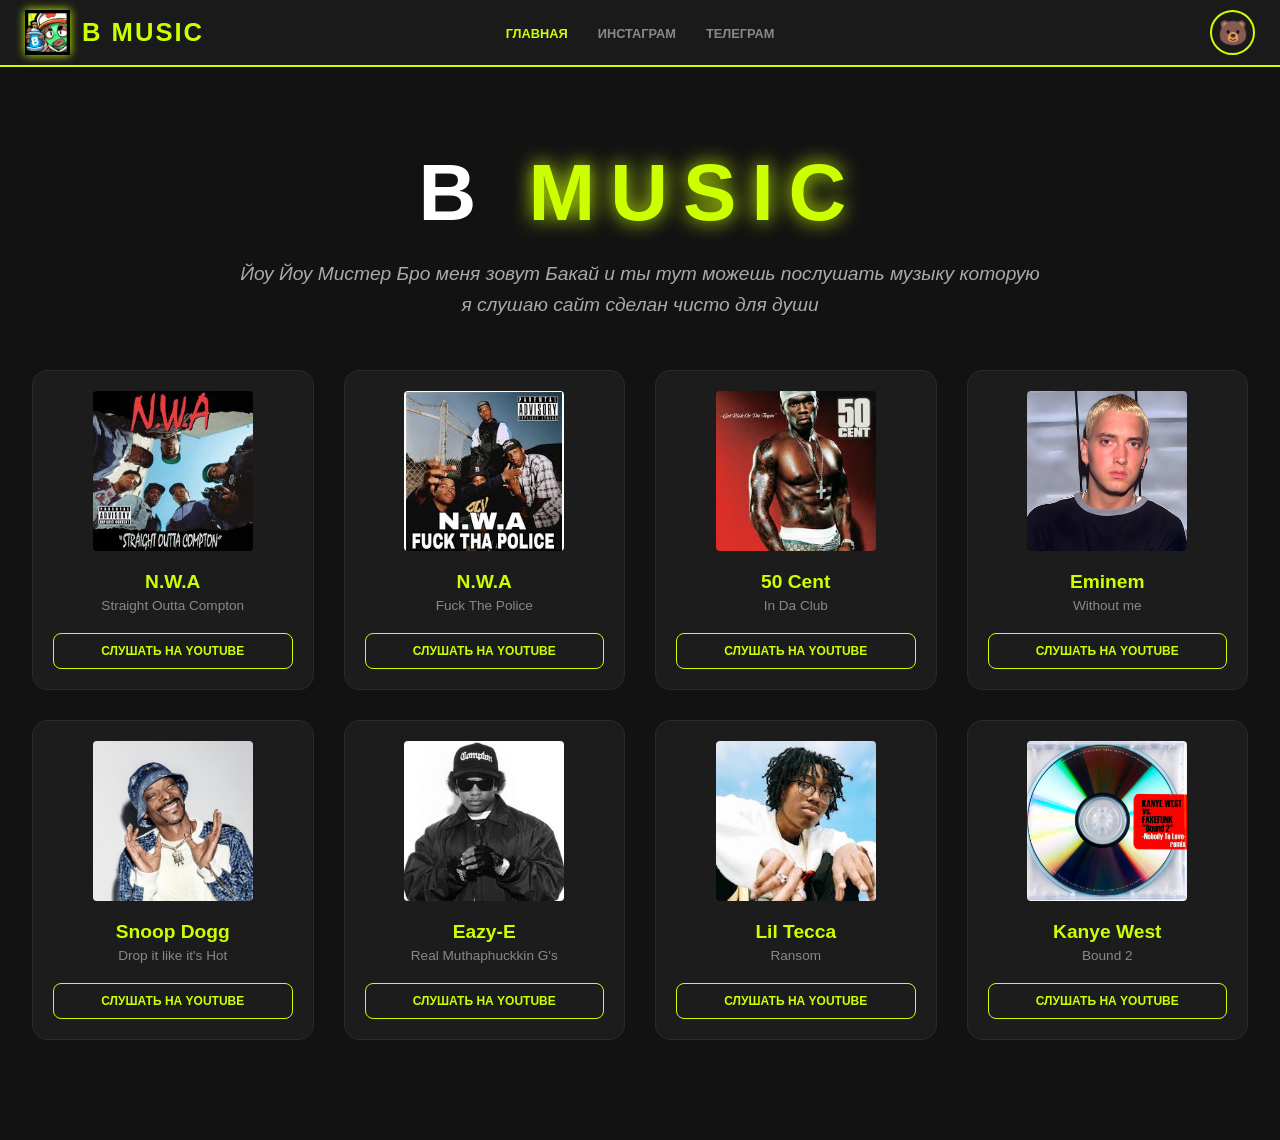
<file: index.html>
<!DOCTYPE html>
<html lang="ru">
<head>
    <meta charset="UTF-8">
    <meta name="viewport" content="width=device-width, initial-scale=1.0">
    <title>B MUSIC</title>
    <link rel="stylesheet" href="style.css">
</head>
<body>

<nav>
    <div class="nav-container">
        <div class="logo-group">
            <img src="2.png" alt="logo" class="logo-img">
            <span class="logo-site-name">B MUSIC</span>
        </div>
        
        <ul class="menu">
            <li><a href="#" class="active">главная</a></li>
            <li><a href="https://instagram.com/rizz_sigma_freddyfazbear" target="_blank">инстаграм</a></li>
            <li><a href="https://t.me/B_Pampers" target="_blank">телеграм</a></li>
        </ul>

        <div class="nav-tools">
            <div class="freddy-nose" onclick="playHonk()">
                <span class="nose-icon">🐻</span>
            </div>
            <audio id="honk-sound" src="honk.mp3"></audio>
        </div>
    </div>
</nav>

<header>
    <div class="header-content">
        <h1>B <span class="neon-text">MUSIC</span></h1>
        <p class="greeting">
            Йоу Йоу Мистер Бро меня зовут Бакай и ты тут можешь послушать музыку которую я слушаю сайт сделан чисто для души
        </p>
    </div>
</header>

<div class="grid-container">
    <div class="card">
        <div class="vinyl-wrapper">
            <img src="1.jpg" alt="cover" class="cover">
            <div class="vinyl-disk"></div>
        </div>
        <h2>N.W.A</h2>
        <p>Straight Outta Compton</p>
        <div class="buttons">
            <a href="https://www.youtube.com/watch?v=TMZi25Pq3T8" target="_blank" class="btn-listen">слушать на youtube</a>
        </div>
    </div>

    <div class="card">
        <div class="vinyl-wrapper">
            <img src="11.jpg" alt="cover" class="cover">
            <div class="vinyl-disk"></div>
        </div>
        <h2>N.W.A</h2>
        <p>Fuck The Police</p>
        <div class="buttons">
            <a href="https://www.youtube.com/watch?v=qZuxPKUVGiw" target="_blank" class="btn-listen">слушать на youtube</a>
        </div>
    </div>

    <div class="card">
        <div class="vinyl-wrapper">
            <img src="111.jpg" alt="cover" class="cover">
            <div class="vinyl-disk"></div>
        </div>
        <h2>50 Cent</h2>
        <p>In Da Club</p>
        <div class="buttons">
            <a href="https://www.youtube.com/watch?v=5qm8PH4xAss" target="_blank" class="btn-listen">слушать на youtube</a>
        </div>
    </div>

    <div class="card">
        <div class="vinyl-wrapper">
            <img src="1111.webp" alt="cover" class="cover">
            <div class="vinyl-disk"></div>
        </div>
        <h2>Eminem</h2>
        <p>Without me</p>
        <div class="buttons">
            <a href="https://www.youtube.com/watch?v=YVkUvmDQ3HY" target="_blank" class="btn-listen">слушать на youtube</a>
        </div>
    </div>

    <div class="card">
        <div class="vinyl-wrapper">
            <img src="11111.jpg" alt="cover" class="cover">
            <div class="vinyl-disk"></div>
        </div>
        <h2>Snoop Dogg</h2>
        <p>Drop it like it's Hot</p>
        <div class="buttons">
            <a href="https://www.youtube.com/watch?v=GtUVQei3nX4" target="_blank" class="btn-listen">слушать на youtube</a>
        </div>
    </div>

    <div class="card">
        <div class="vinyl-wrapper">
            <img src="111111.jpg" alt="cover" class="cover">
            <div class="vinyl-disk"></div>
        </div>
        <h2>Eazy-E</h2>
        <p>Real Muthaphuckkin G's</p>
        <div class="buttons">
            <a href="https://www.youtube.com/watch?v=fJuapp9SORA" target="_blank" class="btn-listen">слушать на youtube</a>
        </div>
    </div>

    <div class="card">
        <div class="vinyl-wrapper">
            <img src="1111111.jpg" alt="cover" class="cover">
            <div class="vinyl-disk"></div>
        </div>
        <h2>Lil Tecca</h2>
        <p>Ransom</p>
        <div class="buttons">
            <a href="https://www.youtube.com/watch?v=1XzY2ij_vL4" target="_blank" class="btn-listen">слушать на youtube</a>
        </div>
    </div>

    <div class="card">
        <div class="vinyl-wrapper">
            <img src="11111111.jpg" alt="cover" class="cover">
            <div class="vinyl-disk"></div>
        </div>
        <h2>Kanye West</h2>
        <p>Bound 2</p>
        <div class="buttons">
            <a href="https://youtu.be/wVRF3SqLUi0" target="_blank" class="btn-listen">слушать на youtube</a>
        </div>
    </div>
</div>

<script>
    function playHonk() {
        const audio = document.getElementById('honk-sound');
        audio.currentTime = 0;
        audio.play();
    }
</script>

</body>
</html>
</file>
<file: style.css>
* {
    margin: 0;
    padding: 0;
    box-sizing: border-box;
}

body {
    background-color: #121212;
    color: #ffffff;
    font-family: 'Segoe UI', sans-serif;
    display: flex;
    flex-direction: column;
    align-items: center;
    overflow-x: hidden;
}

nav {
    width: 100%;
    background: #1a1a1a;
    border-bottom: 2px solid #ccff00;
    position: sticky;
    top: 0;
    z-index: 1000;
}

.nav-container {
    max-width: 1400px;
    margin: 0 auto;
    display: flex;
    justify-content: space-between;
    align-items: center;
    padding: 10px 25px;
}

.logo-group {
    display: flex;
    align-items: center;
    gap: 12px;
    flex: 1; 
}

.logo-img {
    height: 45px;
    filter: drop-shadow(0 0 5px #ccff00);
}

.logo-site-name {
    font-weight: 900;
    font-size: 1.6rem;
    letter-spacing: 2px;
    color: #ccff00;
    text-transform: uppercase;
    white-space: nowrap;
}

.menu {
    list-style: none;
    display: flex;
    gap: 30px;
    justify-content: center;
    flex: 2; 
}

.menu li a {
    text-decoration: none;
    color: #888;
    text-transform: uppercase;
    font-weight: 700;
    font-size: 0.8rem;
    transition: 0.3s;
}

.menu li a:hover, .menu li a.active {
    color: #ccff00;
}

.nav-tools {
    display: flex;
    justify-content: flex-end;
    flex: 1;
}

.freddy-nose {
    cursor: pointer;
    font-size: 1.5rem;
    background: #1a1a1a;
    width: 45px;
    height: 45px;
    display: flex;
    align-items: center;
    justify-content: center;
    border-radius: 50%;
    border: 2px solid #ccff00;
    transition: 0.1s;
    user-select: none;
}

.freddy-nose:active {
    transform: scale(0.85);
    background: #ccff00;
}

header {
    margin: 80px 0 50px;
    text-align: center;
    width: 100%;
    display: flex;
    flex-direction: column;
    align-items: center;
}

header h1 {
    font-size: 5rem; 
    text-transform: uppercase;
    letter-spacing: 15px;
    margin-bottom: 20px;
    width: 100%;
    text-align: center;
}

.neon-text {
    color: #ccff00;
    text-shadow: 0 0 20px #ccff00;
}

.greeting {
    max-width: 800px;
    margin: 0 auto;
    color: #aaaaaa;
    line-height: 1.6;
    font-size: 1.2rem;
    font-style: italic;
    text-align: center;
}

.grid-container {
    display: grid;
    grid-template-columns: repeat(4, 1fr);
    gap: 30px;
    width: 95%;
    max-width: 1400px;
    padding-bottom: 100px;
}

.card {
    background: #1c1c1c;
    padding: 20px;
    border-radius: 15px;
    text-align: center;
    border: 1px solid #2a2a2a;
    transition: 0.4s ease;
}

.card:hover {
    border-color: #ccff00;
    transform: translateY(-8px);
    box-shadow: 0 10px 30px rgba(0,0,0,0.5);
}

.vinyl-wrapper {
    position: relative;
    width: 160px;
    height: 160px;
    margin: 0 auto 20px;
}

.cover {
    width: 100%;
    height: 100%;
    z-index: 5;
    position: relative;
    border-radius: 4px;
    object-fit: cover;
}

.vinyl-disk {
    position: absolute;
    top: 5px;
    right: 0;
    width: 155px;
    height: 155px;
    background: radial-gradient(circle, #333 4%, #000 100%);
    border-radius: 50%;
    z-index: 1;
    transition: 0.5s ease;
}

.card:hover .vinyl-disk {
    right: -35px;
    transform: rotate(360deg);
}

.card h2 { color: #ccff00; font-size: 1.2rem; margin-bottom: 5px; }
.card p { color: #888; font-size: 0.85rem; margin-bottom: 20px; }

.btn-listen {
    display: block;
    border: 1px solid #ccff00;
    color: #ccff00;
    padding: 10px;
    text-decoration: none;
    border-radius: 8px;
    font-weight: 700;
    text-transform: uppercase;
    font-size: 0.75rem;
    transition: 0.3s;
}

.btn-listen:hover {
    background: #ccff00;
    color: #000;
}
@media (max-width: 600px) {
    .nav-container {
        flex-direction: column; 
        gap: 15px;
        padding: 15px 10px;
    }

    .menu {
        gap: 15px;
        flex-wrap: wrap; 
        justify-content: center;
    }

    .logo-site-name {
        font-size: 1.4rem; 
    }

    header {
        margin: 40px 0 30px;
    }

    header h1 {
        font-size: 2.5rem; 
        letter-spacing: 5px;
    }

    .greeting {
        font-size: 1rem;
        padding: 0 15px;
        max-width: 100%;
    }

    .grid-container {
        grid-template-columns: 1fr; 
        width: 90%;
        gap: 20px;
    }

    .card {
        padding: 15px;
    }

    .vinyl-wrapper {
        width: 140px;
        height: 140px;
    }

    .vinyl-disk {
        display: none; 
    }
}
</file>
